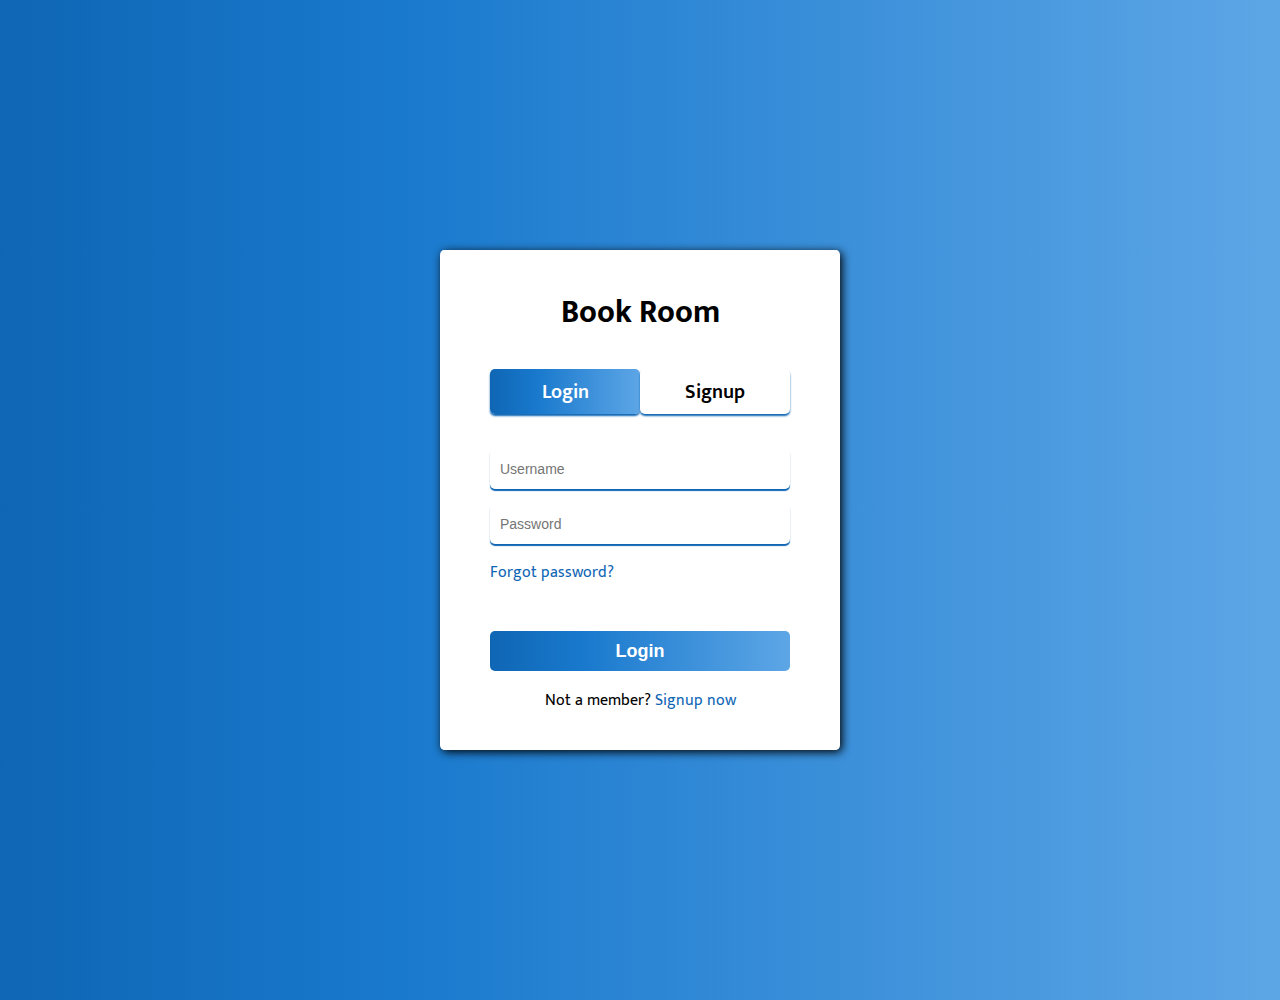
<file: target/webtest/join.html>
<!DOCTYPE html>
<html>
<head>
    <meta charset="utf-8">
    <title>Book Room</title>
    <link rel="stylesheet" href="style.css" type="text/css"/>
    <link rel="preconnect" href="https://fonts.googleapis.com">
<link rel="preconnect" href="https://fonts.gstatic.com" crossorigin>
<link href="https://fonts.googleapis.com/css2?family=Mukta:wght@200&display=swap" rel="stylesheet">
</head>
<body>
    <header id='header'>
        <div class='nav-bar'>
            <div class='nav-item'>

            </div>
            <div class='nav-item'>

            </div>
            <div class='nav-item'>

            </div>
            <div class='nav-item'>

            </div>
            <div class='nav-item'> 
            </div>
        </div>
    </header>
    <div class='container-login'>
        <h1>Book Room</h1>
        <form action="main-menu" method="post" name='login' class="login-form">
            <input type="hidden" name="action" value="login">
        
            <div class='container-mode'>
                <div id="login-mode-box" class='mode-box chosen' onclick='handleMode()' >Login</div>
                <div id="signup-mode-box" class='mode-box' onclick='handleMode()' >Signup</div>           
            </div>
            <div class="input-container">
                <input type="text" name="username" placeholder="Username" class="input-item" required>

                <input type="password" name="password" placeholder="Password" class="input-item" required>

                <input type="hidden" id="confirm-password" placeholder="Confirm Password" class="input-item">
                <a id="forgot-password" href="">Forgot password?</a>
            </div>
            <input type="submit" value="Login" class="submit" id='submit' >

            <p id="not-a-member">Not a member? <a href="#" onclick='handleMode()' id="signup-now">Signup now</a></p>
        </form>
    </div>
</body>
</html>
<script>
    let loginMode = "mode-box chosen";
    let signupMode = "mode-box";

    function handleMode() {
        if(event.target.id == "login-mode-box") {
            loginMode = "mode-box chosen";
            signupMode = "mode-box";
            document.getElementById("login-mode-box").classList = loginMode;
            document.getElementById("signup-mode-box").classList = signupMode;
            document.getElementById("confirm-password").type = "hidden";
            document.getElementById("submit").value = "Login";
            document.getElementById("forgot-password").style = "";
            document.getElementById("not-a-member").style = "";

        }
        if(event.target.id == "signup-mode-box" || event.target.id == "signup-now") {
            loginMode = "mode-box";
            signupMode = "mode-box chosen";
            document.getElementById("login-mode-box").classList = loginMode;
            document.getElementById("signup-mode-box").classList = signupMode;
            document.getElementById("confirm-password").type = "password";
            document.getElementById("confirm-password").required = true;
            document.getElementById("submit").value = "SignUp";
            document.getElementById("forgot-password").style = "display: none";
            document.getElementById("not-a-member").style = "display: none";
        }
}
</script>
</file>
<file: target/webtest/style.css>
body {
    font-family: 'Mukta', sans-serif;
    background: rgb(15,102,180);
    background: linear-gradient(90deg, rgba(15,102,180,1) 0%, rgba(25,121,205,1) 31%, rgba(93,166,230,1) 100%);
}

.login-form {
    display: flex;
    flex-direction: column;
    align-items: center;
    width: auto;
    height: 400px;
    margin-bottom: -50px;
}

.container-mode {
    display: flex; 
    flex-direction: row;
    justify-content:space-between;
    width: 300px;
    height: 40px;
    padding: 0px;
    border: none;
    margin-top: 30px;
}

h1 {
    position: relative;
    margin: -25px auto 0px auto;
}
.container-login{
    height: 500px;
    width: 400px;
    margin: 250px auto;
    display: flex;
    justify-content: center;
    background-color: white;
    border-radius: 1%;
    flex-direction: column;
    box-shadow: 2px 2px 10px black;
}

.input-item {
    margin-bottom: 15px;
    height: 40px;
    border-radius: 5px;
    width: 290px;
    padding: 0px;
    padding-left: 10px;
    border: none;
    font-size: 14px;
    box-shadow: 0 2px 1px rgb(15,102,180);
    border-color: linear-gradient(90deg, rgba(15,102,180,1) 0%, rgba(25,121,205,1) 31%, rgba(93,166,230,1) 100%);
}



.submit {
    margin-top: 45px;
    height: 40px;
    width: 300px;
    background: rgb(15,102,180);
    background: linear-gradient(90deg, rgba(15,102,180,1) 0%, rgba(25,121,205,1) 31%, rgba(93,166,230,1) 100%);   
    border-style: none;
    border-radius: 5px;
    color: white;
    font-weight: 600;
    font-size: 18px;
    cursor:pointer;
    z-index: 0;
}

a {
    text-decoration: none;
    color: rgb(15,102,180);
}

.mode-box{
    font-weight: 600;
    font-size: 20px;
    display: flex;
    color: black;
    height: 45px;
    width: 150px;
    border: none;
    border-radius: 5px;
    background-color: white;
    justify-content: center;
    align-items: center;
    margin: 0px;
    box-shadow: 0 2px 2px rgb(15,102,180);
    user-select: none;
    cursor:pointer;
    z-index: 0;
}


.chosen{
    background: rgb(15,102,180);
    background: linear-gradient(90deg, rgba(15,102,180,1) 0%, rgba(25,121,205,1) 31%, rgba(93,166,230,1) 100%);
    color: white;
}

.input-container{
    margin-top: 40px;
    width: 300px;
}

input + a {
    align-self: flex-start;
}

input:focus{
    outline: none;
}
</file>
